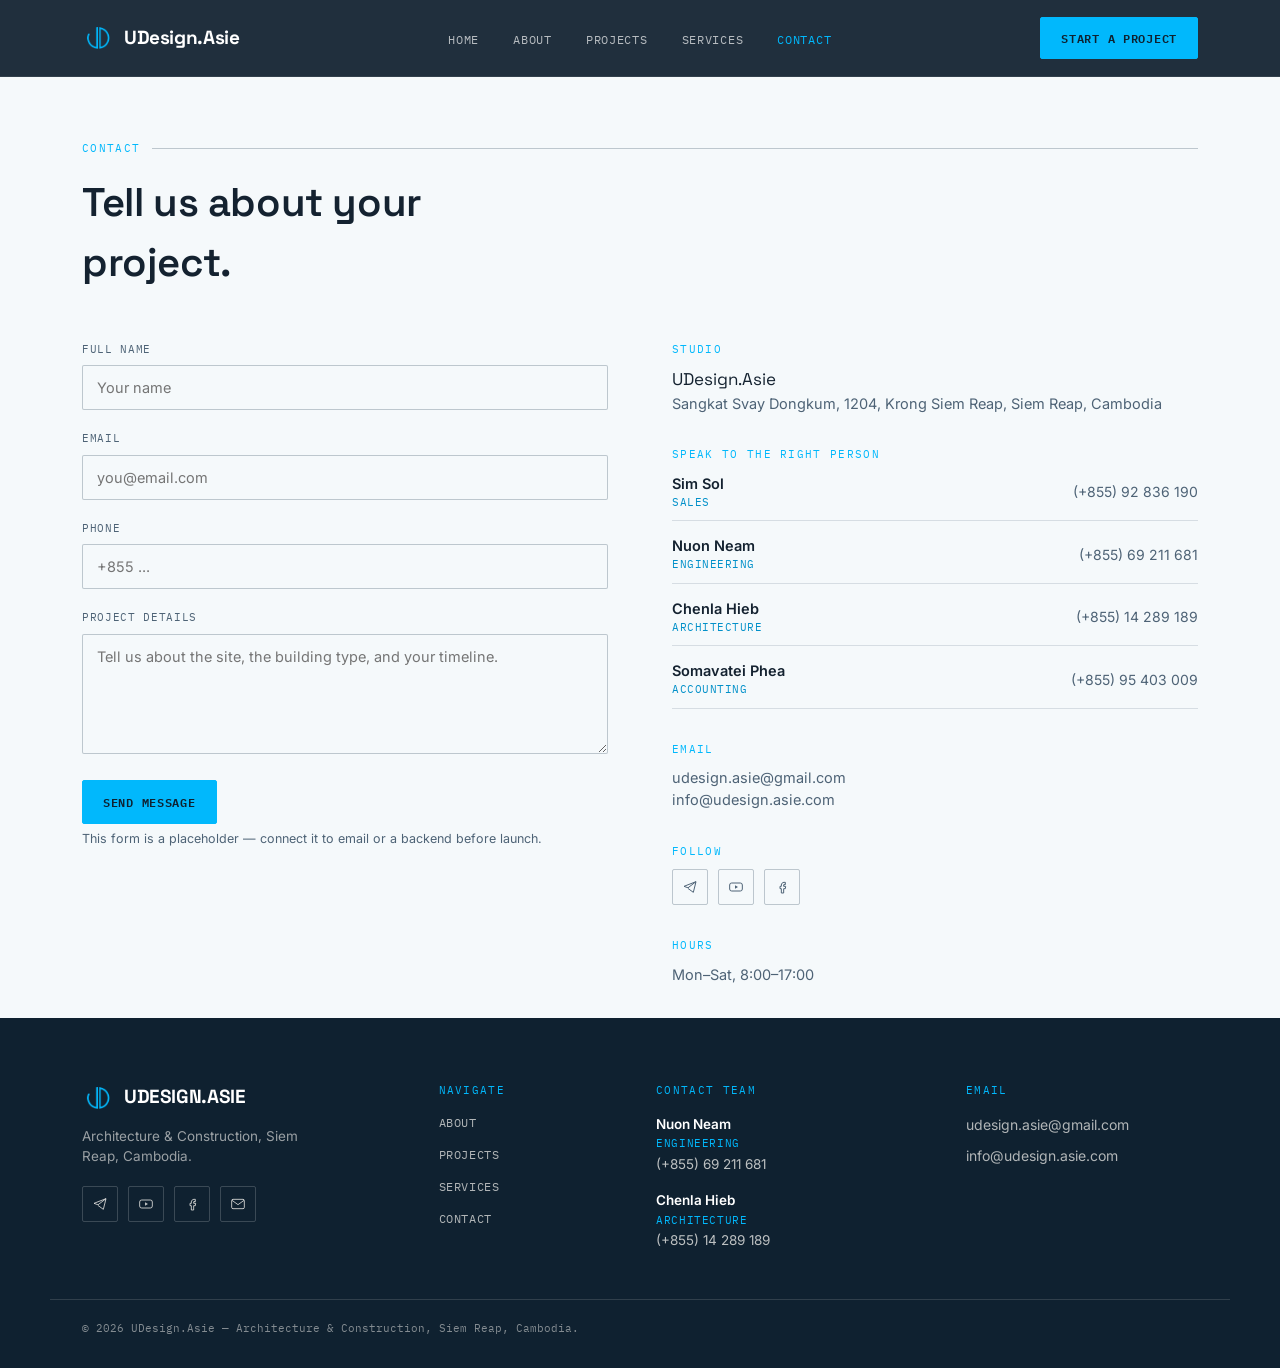
<file: contact.html>
<!DOCTYPE html>
<html lang="en">
<head>
<meta charset="UTF-8">
<meta name="viewport" content="width=device-width, initial-scale=1.0">
<link rel="icon" type="image/png" href="Images/logo.png">
<title>Contact — UDesign.Asie</title>
<link rel="preconnect" href="https://fonts.googleapis.com">
<link rel="preconnect" href="https://fonts.gstatic.com" crossorigin>
<link href="https://fonts.googleapis.com/css2?family=Space+Grotesk:wght@400;500;600;700&family=Inter:wght@400;500;600&family=IBM+Plex+Mono:wght@400;500&display=swap" rel="stylesheet">
<link rel="stylesheet" href="css/style.css">
</head>
<body>

<header>
  <div class="wrap nav-inner">
    <a class="logo" href="index.html"><img src="Images/logo.png" alt="UDesign.Asie logo">UDesign.Asie</a>
    <nav id="primary-nav">
      <ul>
        <li><a href="index.html">Home</a></li>
        <li><a href="about.html">About</a></li>
        <li><a href="projects.html">Projects</a></li>
        <li><a href="services.html">Services</a></li>
        <li><a href="contact.html" class="active">Contact</a></li>
      </ul>
    </nav>
    <a class="cta header-cta" href="contact.html">Start a Project</a>
    <button class="icon-btn" id="menuToggle" aria-label="Toggle menu" aria-expanded="false"><span></span></button>
  </div>
</header>

<main id="contact" class="page">
  <section class="block" style="padding-top:64px; border-bottom:none;">
    <div class="wrap">
      <div class="eyebrow"><span class="label">Contact</span></div>
      <h2 class="section-title">Tell us about your project.</h2>

      <div class="contact-grid">
        <form id="contactForm">
          <div class="field">
            <label for="name">Full name</label>
            <input id="name" type="text" placeholder="Your name" required>
          </div>
          <div class="field">
            <label for="email">Email</label>
            <input id="email" type="email" placeholder="you@email.com" required>
          </div>
          <div class="field">
            <label for="phone">Phone</label>
            <input id="phone" type="tel" placeholder="+855 ...">
          </div>
          <div class="field">
            <label for="message">Project details</label>
            <textarea id="message" placeholder="Tell us about the site, the building type, and your timeline."></textarea>
          </div>
          <button class="cta" id="sendBtn" type="submit">Send Message</button>
          <p class="form-note">This form is a placeholder — connect it to email or a backend before launch.</p>
        </form>

        <div>
          <div class="info-block">
            <span class="label">Studio</span>
            <div class="value">UDesign.Asie</div>
            <div class="value muted">Sangkat Svay Dongkum, 1204, Krong Siem Reap, Siem Reap, Cambodia</div>
          </div>
          <div class="info-block">
            <span class="label">Speak to the right person</span>
            <ul class="contact-team-list">
              <li><span class="ct-name">Sim Sol</span><span class="ct-role">Sales</span><a href="tel:+855928361900">(+855) 92 836 190</a></li>
              <li><span class="ct-name">Nuon Neam</span><span class="ct-role">Engineering</span><a href="tel:+855692116810">(+855) 69 211 681</a></li>
              <li><span class="ct-name">Chenla Hieb</span><span class="ct-role">Architecture</span><a href="tel:+855142891890">(+855) 14 289 189</a></li>
              <li><span class="ct-name">Somavatei Phea</span><span class="ct-role">Accounting</span><a href="tel:+855954030090">(+855) 95 403 009</a></li>
            </ul>
          </div>
          <div class="info-block">
            <span class="label">Email</span>
            <div class="value muted"><a href="mailto:udesign.asie@gmail.com">udesign.asie@gmail.com</a></div>
            <div class="value muted"><a href="mailto:info@udesign.asie.com">info@udesign.asie.com</a></div>
          </div>
          <div class="info-block">
            <span class="label">Follow</span>
            <div class="social-row">
              <a href="https://telegram.me/CHENLAheab" target="_blank" rel="noopener" aria-label="Telegram" class="social-icon dark">
                <svg viewBox="0 0 24 24" fill="none" stroke="currentColor" stroke-width="1.5"><path d="M21 4 3 11l6 2.2M21 4l-4 16-8-5.8M21 4 9 13.2"/></svg>
              </a>
              <a href="https://www.youtube.com/channel/UCW3fow8bRzKAXFt4u_-RCkQ" target="_blank" rel="noopener" aria-label="YouTube" class="social-icon dark">
                <svg viewBox="0 0 24 24" fill="none" stroke="currentColor" stroke-width="1.5"><rect x="2.5" y="6" width="19" height="12" rx="3"/><path d="M10.5 9.5 15 12l-4.5 2.5v-5Z" fill="currentColor" stroke="none"/></svg>
              </a>
              <a href="https://www.facebook.com/profile.php?id=61576787476251" target="_blank" rel="noopener" aria-label="Facebook" class="social-icon dark">
                <svg viewBox="0 0 24 24" fill="none" stroke="currentColor" stroke-width="1.5"><path d="M15 8.5h2V5h-2c-2.2 0-4 1.8-4 4v2H9v3.5h2V21h3.5v-6.5H17l.5-3.5h-3V9c0-.5.4-1 1-1Z"/></svg>
              </a>
            </div>
          </div>
          <div class="info-block">
            <span class="label">Hours</span>
            <div class="value muted">Mon–Sat, 8:00–17:00</div>
          </div>
        </div>
      </div>
    </div>
  </section>
</main>

<footer>
  <div class="wrap foot-grid">
    <div class="foot-col foot-brand">
      <a class="logo" href="index.html"><img src="Images/logo.png" alt="UDesign.Asie logo">UDesign.Asie</a>
      <p class="foot-tagline">Architecture &amp; Construction, Siem Reap, Cambodia.</p>
      <div class="social-row">
        <a href="https://telegram.me/CHENLAheab" target="_blank" rel="noopener" aria-label="Telegram" class="social-icon">
          <svg viewBox="0 0 24 24" fill="none" stroke="currentColor" stroke-width="1.5"><path d="M21 4 3 11l6 2.2M21 4l-4 16-8-5.8M21 4 9 13.2"/></svg>
        </a>
        <a href="https://www.youtube.com/channel/UCW3fow8bRzKAXFt4u_-RCkQ" target="_blank" rel="noopener" aria-label="YouTube" class="social-icon">
          <svg viewBox="0 0 24 24" fill="none" stroke="currentColor" stroke-width="1.5"><rect x="2.5" y="6" width="19" height="12" rx="3"/><path d="M10.5 9.5 15 12l-4.5 2.5v-5Z" fill="currentColor" stroke="none"/></svg>
        </a>
        <a href="https://www.facebook.com/profile.php?id=61576787476251" target="_blank" rel="noopener" aria-label="Facebook" class="social-icon">
          <svg viewBox="0 0 24 24" fill="none" stroke="currentColor" stroke-width="1.5"><path d="M15 8.5h2V5h-2c-2.2 0-4 1.8-4 4v2H9v3.5h2V21h3.5v-6.5H17l.5-3.5h-3V9c0-.5.4-1 1-1Z"/></svg>
        </a>
        <a href="mailto:udesign.asie@gmail.com" aria-label="Email" class="social-icon">
          <svg viewBox="0 0 24 24" fill="none" stroke="currentColor" stroke-width="1.5"><rect x="2.5" y="5" width="19" height="14" rx="2"/><path d="m3 6.5 9 6.5 9-6.5"/></svg>
        </a>
      </div>
    </div>

    <div class="foot-col">
      <span class="label">Navigate</span>
      <div class="foot-links">
        <a href="about.html">About</a>
        <a href="projects.html">Projects</a>
        <a href="services.html">Services</a>
        <a href="contact.html">Contact</a>
      </div>
    </div>

    <div class="foot-col">
      <span class="label">Contact Team</span>
      <ul class="foot-contact-list">

        <li><span class="name">Nuon Neam</span><span class="role">Engineering</span><a href="tel:+855692116810">(+855) 69 211 681</a></li>
        <li><span class="name">Chenla Hieb</span><span class="role">Architecture</span><a href="tel:+855142891890">(+855) 14 289 189</a></li>

      </ul>
    </div>

    <div class="foot-col">
      <span class="label">Email</span>
      <a class="foot-email" href="mailto:udesign.asie@gmail.com">udesign.asie@gmail.com</a>
      <a class="foot-email" href="mailto:info@udesign.asie.com">info@udesign.asie.com</a>
    </div>
  </div>
  <div class="wrap foot-bottom">
    © 2026 UDesign.Asie — Architecture &amp; Construction, Siem Reap, Cambodia.
  </div>
</footer>

<script src="js/script.js"></script>
</body>
</html>
</file>
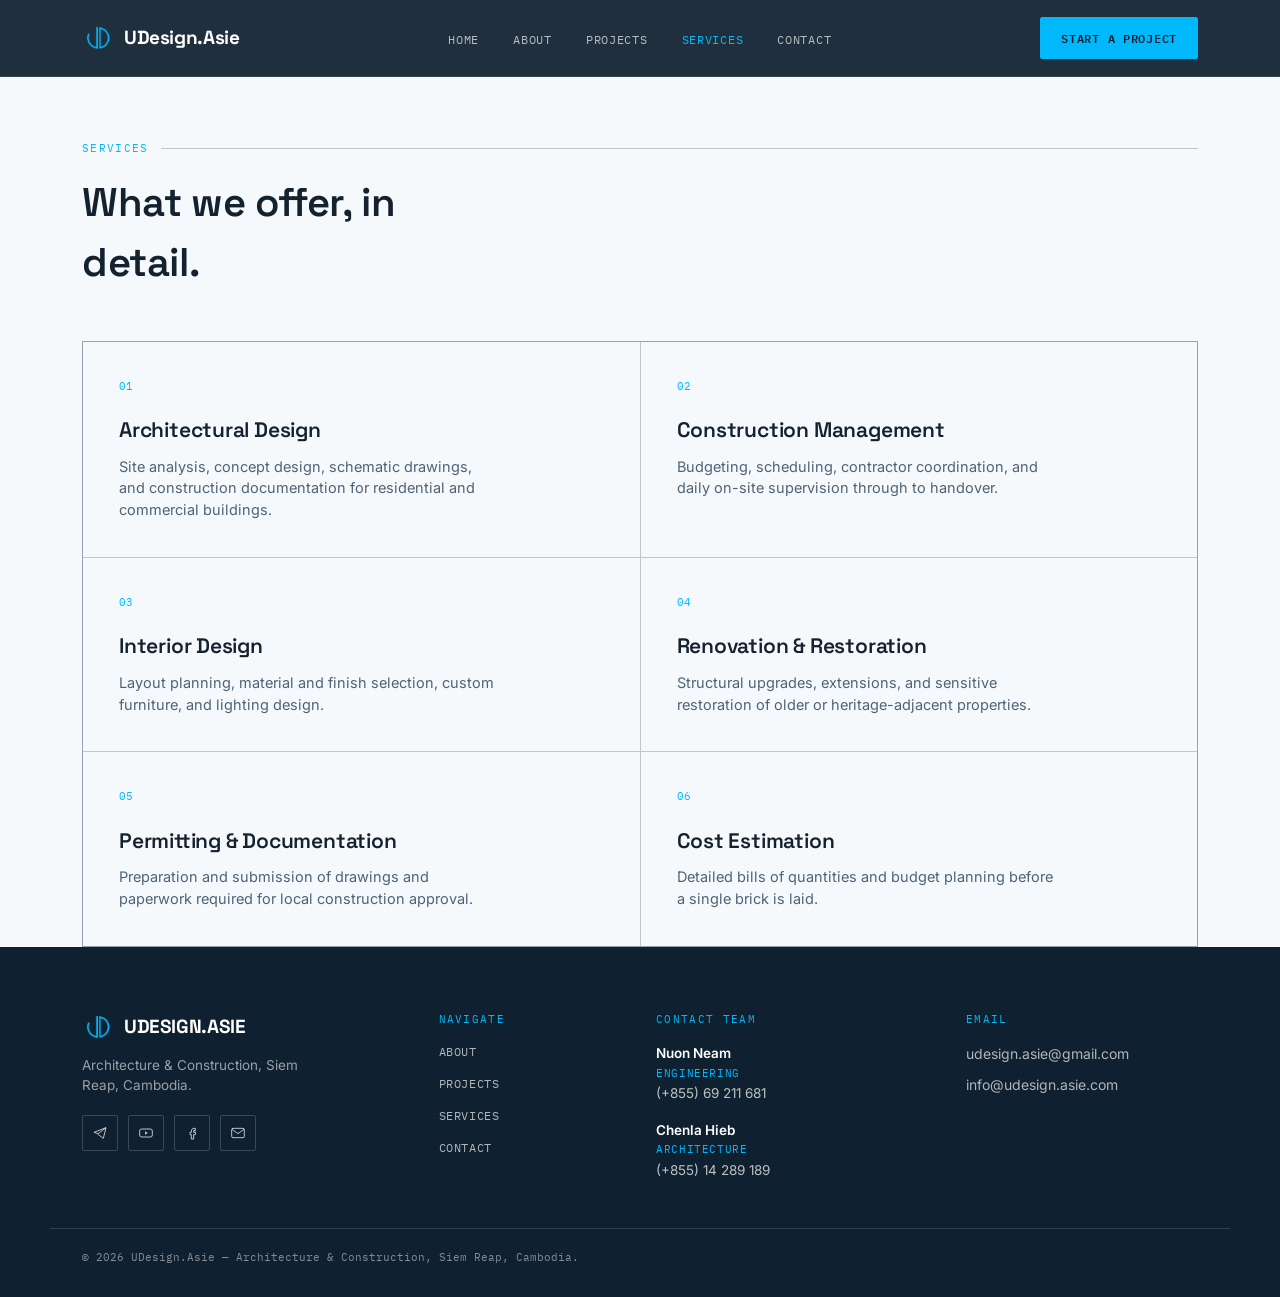
<file: services.html>
<!DOCTYPE html>
<html lang="en">
<head>
<meta charset="UTF-8">
<meta name="viewport" content="width=device-width, initial-scale=1.0">
<link rel="icon" type="image/png" href="Images/logo.png">
<title>Services — UDesign.Asie</title>
<link rel="preconnect" href="https://fonts.googleapis.com">
<link rel="preconnect" href="https://fonts.gstatic.com" crossorigin>
<link href="https://fonts.googleapis.com/css2?family=Space+Grotesk:wght@400;500;600;700&family=Inter:wght@400;500;600&family=IBM+Plex+Mono:wght@400;500&display=swap" rel="stylesheet">
<link rel="stylesheet" href="css/style.css">
</head>
<body>

<header>
  <div class="wrap nav-inner">
    <a class="logo" href="index.html"><img src="Images/logo.png" alt="UDesign.Asie logo">UDesign.Asie</a>
    <nav id="primary-nav">
      <ul>
        <li><a href="index.html">Home</a></li>
        <li><a href="about.html">About</a></li>
        <li><a href="projects.html">Projects</a></li>
        <li><a href="services.html" class="active">Services</a></li>
        <li><a href="contact.html">Contact</a></li>
      </ul>
    </nav>
    <a class="cta header-cta" href="contact.html">Start a Project</a>
    <button class="icon-btn" id="menuToggle" aria-label="Toggle menu" aria-expanded="false"><span></span></button>
  </div>
</header>

<main id="services" class="page">
  <section class="block" style="padding-top:64px;">
    <div class="wrap">
      <div class="eyebrow"><span class="label">Services</span></div>
      <h2 class="section-title">What we offer, in detail.</h2>

      <div class="service-grid" style="margin-top:48px;">
        <div class="service-card">
          <span class="idx">01</span>
          <h3>Architectural Design</h3>
          <p>Site analysis, concept design, schematic drawings, and construction documentation for residential and commercial buildings.</p>
        </div>
        <div class="service-card">
          <span class="idx">02</span>
          <h3>Construction Management</h3>
          <p>Budgeting, scheduling, contractor coordination, and daily on-site supervision through to handover.</p>
        </div>
        <div class="service-card">
          <span class="idx">03</span>
          <h3>Interior Design</h3>
          <p>Layout planning, material and finish selection, custom furniture, and lighting design.</p>
        </div>
        <div class="service-card">
          <span class="idx">04</span>
          <h3>Renovation &amp; Restoration</h3>
          <p>Structural upgrades, extensions, and sensitive restoration of older or heritage-adjacent properties.</p>
        </div>
        <div class="service-card">
          <span class="idx">05</span>
          <h3>Permitting &amp; Documentation</h3>
          <p>Preparation and submission of drawings and paperwork required for local construction approval.</p>
        </div>
        <div class="service-card">
          <span class="idx">06</span>
          <h3>Cost Estimation</h3>
          <p>Detailed bills of quantities and budget planning before a single brick is laid.</p>
        </div>
      </div>
    </div>
  </section>
</main>

<footer>
  <div class="wrap foot-grid">
    <div class="foot-col foot-brand">
      <a class="logo" href="index.html"><img src="Images/logo.png" alt="UDesign.Asie logo">UDesign.Asie</a>
      <p class="foot-tagline">Architecture &amp; Construction, Siem Reap, Cambodia.</p>
      <div class="social-row">
        <a href="https://telegram.me/CHENLAheab" target="_blank" rel="noopener" aria-label="Telegram" class="social-icon">
          <svg viewBox="0 0 24 24" fill="none" stroke="currentColor" stroke-width="1.5"><path d="M21 4 3 11l6 2.2M21 4l-4 16-8-5.8M21 4 9 13.2"/></svg>
        </a>
        <a href="https://www.youtube.com/channel/UCW3fow8bRzKAXFt4u_-RCkQ" target="_blank" rel="noopener" aria-label="YouTube" class="social-icon">
          <svg viewBox="0 0 24 24" fill="none" stroke="currentColor" stroke-width="1.5"><rect x="2.5" y="6" width="19" height="12" rx="3"/><path d="M10.5 9.5 15 12l-4.5 2.5v-5Z" fill="currentColor" stroke="none"/></svg>
        </a>
        <a href="https://www.facebook.com/profile.php?id=61576787476251" target="_blank" rel="noopener" aria-label="Facebook" class="social-icon">
          <svg viewBox="0 0 24 24" fill="none" stroke="currentColor" stroke-width="1.5"><path d="M15 8.5h2V5h-2c-2.2 0-4 1.8-4 4v2H9v3.5h2V21h3.5v-6.5H17l.5-3.5h-3V9c0-.5.4-1 1-1Z"/></svg>
        </a>
        <a href="mailto:udesign.asie@gmail.com" aria-label="Email" class="social-icon">
          <svg viewBox="0 0 24 24" fill="none" stroke="currentColor" stroke-width="1.5"><rect x="2.5" y="5" width="19" height="14" rx="2"/><path d="m3 6.5 9 6.5 9-6.5"/></svg>
        </a>
      </div>
    </div>

    <div class="foot-col">
      <span class="label">Navigate</span>
      <div class="foot-links">
        <a href="about.html">About</a>
        <a href="projects.html">Projects</a>
        <a href="services.html">Services</a>
        <a href="contact.html">Contact</a>
      </div>
    </div>

    <div class="foot-col">
      <span class="label">Contact Team</span>
      <ul class="foot-contact-list">

        <li><span class="name">Nuon Neam</span><span class="role">Engineering</span><a href="tel:+855692116810">(+855) 69 211 681</a></li>
        <li><span class="name">Chenla Hieb</span><span class="role">Architecture</span><a href="tel:+855142891890">(+855) 14 289 189</a></li>

      </ul>
    </div>

    <div class="foot-col">
      <span class="label">Email</span>
      <a class="foot-email" href="mailto:udesign.asie@gmail.com">udesign.asie@gmail.com</a>
      <a class="foot-email" href="mailto:info@udesign.asie.com">info@udesign.asie.com</a>
    </div>
  </div>
  <div class="wrap foot-bottom">
    © 2026 UDesign.Asie — Architecture &amp; Construction, Siem Reap, Cambodia.
  </div>
</footer>

<script src="js/script.js"></script>
</body>
</html>
</file>
<file: css/style.css>
@import url('https://fonts.googleapis.com/css2?family=Noto+Sans+Khmer:wght@400;500;600;700&display=swap');

:root{
    --paper: #F5F9FB;
    --paper-2: #E7F3FA;
    --ink: #142230;
    --navy: #1B374D;
    --navy-deep: #0F2130;
    --ink-soft: #4E6376;
    --sky: #01B8FC;
    --sky-deep: #0290C9;
    --sky-tint: #E7F3FA;
    --slate: #7C93A3;
    --line: rgba(27,55,77,0.14);
    --line-strong: rgba(27,55,77,0.26);
    --radius: 2px;
    --display: 'Space Grotesk', 'Noto Sans Khmer', sans-serif;
    --body: 'Inter', 'Noto Sans Khmer', sans-serif;
    --mono: 'IBM Plex Mono', monospace;
}

  *{box-sizing:border-box; margin:0; padding:0;}
  html{scroll-behavior:smooth;}
  body{
    background:var(--paper);
    color:var(--ink);
    font-family:var(--body);
    line-height:1.5;
    -webkit-font-smoothing:antialiased;
    overflow-x:hidden;
  }
  @media (prefers-reduced-motion: reduce){
    *{animation-duration:0.01ms !important; animation-iteration-count:1 !important; transition-duration:0.01ms !important; scroll-behavior:auto !important;}
  }

  a{color:inherit; text-decoration:none;}
  ul{list-style:none;}
  img{max-width:100%; display:block;}

  .label{
    font-family:var(--mono);
    font-size:11px;
    letter-spacing:0.12em;
    text-transform:uppercase;
    color:var(--sky);
  }

  h1,h2,h3,h4{
    font-family:var(--display);
    font-weight:600;
    letter-spacing:-0.01em;
    color:var(--ink);
  }

  /* ---------- Layout scaffolding ---------- */
  .wrap{
    max-width:1180px;
    margin:0 auto;
    padding:0 32px;
  }
  @media (max-width: 640px){ .wrap{ padding:0 20px; } }

  /* Blueprint grid background used behind hero + section dividers */
  .grid-bg{
    position:absolute;
    inset:0;
    background-image:
      linear-gradient(var(--line) 1px, transparent 1px),
      linear-gradient(90deg, var(--line) 1px, transparent 1px);
    background-size:64px 64px;
    pointer-events:none;
  }

  /* ---------- Header / Nav ---------- */
  header{
    position:fixed;
    top:0; left:0; right:0;
    z-index:100;
    background:rgba(19,35,49,0.94);
    backdrop-filter:blur(8px);
    border-bottom:1px solid rgba(255,255,255,0.08);
  }
  .nav-inner{
    display:flex;
    align-items:center;
    justify-content:space-between;
    height:76px;
  }
  .logo{
    font-family:var(--display);
    font-weight:700;
    font-size:19px;
    letter-spacing:-0.02em;
    display:flex;
    align-items:center;
    gap:10px;
    color:#fff;
  }
  .logo img{ height:32px; width:auto; display:block; }
  .logo span{
    color:var(--sky);
  }
  nav ul{
    display:flex;
    gap:2px;
  }
  nav a{
    font-family:var(--mono);
    font-size:12px;
    letter-spacing:0.06em;
    text-transform:uppercase;
    color:rgba(255,255,255,0.68);
    padding:10px 16px;
    border-radius:var(--radius);
    transition:color .2s ease, background .2s ease;
    cursor:pointer;
  }
  nav a:hover{ color:#fff; background:rgba(255,255,255,0.06); }
  nav a.active{ color:var(--sky); }
  nav a:focus-visible, .cta:focus-visible, .icon-btn:focus-visible{
    outline:2px solid var(--sky);
    outline-offset:2px;
  }

  .cta{
    font-family:var(--mono);
    font-size:12px;
    letter-spacing:0.06em;
    text-transform:uppercase;
    background:var(--sky);
    color:var(--navy-deep);
    font-weight:600;
    padding:11px 20px;
    border:1px solid var(--sky);
    border-radius:var(--radius);
    display:inline-block;
    transition:background .2s ease, color .2s ease, transform .15s ease;
    cursor:pointer;
  }
  .cta:hover{ background:#fff; border-color:#fff; transform:translateY(-1px); }
  .cta.ghost{
    background:transparent;
    color:var(--ink);
    border-color:var(--line-strong);
    font-weight:500;
  }
  .cta.ghost:hover{ background:var(--ink); color:#fff; border-color:var(--ink); }
  header .cta.ghost{ color:#fff; border-color:rgba(255,255,255,0.3); }
  header .cta.ghost:hover{ background:#fff; color:var(--navy-deep); }

  .icon-btn{
    display:none;
    width:40px; height:40px;
    align-items:center; justify-content:center;
    background:none; border:1px solid rgba(255,255,255,0.25);
    border-radius:var(--radius);
    cursor:pointer;
  }
  .icon-btn span, .icon-btn span::before, .icon-btn span::after{
    display:block; width:18px; height:2px; background:#fff; position:relative; transition:all .2s ease;
  }
  .icon-btn span::before, .icon-btn span::after{ content:''; position:absolute; }
  .icon-btn span::before{ top:-6px; }
  .icon-btn span::after{ top:6px; }

  @media (max-width: 860px){
    nav#primary-nav{
      position:fixed; top:76px; left:0; right:0;
      background:var(--navy-deep);
      border-bottom:1px solid rgba(255,255,255,0.08);
      flex-direction:column;
      max-height:0;
      overflow:hidden;
      transition:max-height .25s ease;
    }
    nav#primary-nav ul{ flex-direction:column; padding:8px 20px 20px; }
    nav#primary-nav.open{ max-height:400px; }
    .icon-btn{ display:flex; }
    .header-cta{ display:none; }
  }

  /* ---------- Page ---------- */
  .page{
    padding-top:76px;
    animation:fadeIn .45s ease;
  }
  @keyframes fadeIn{
    from{ opacity:0; transform:translateY(6px); }
    to{ opacity:1; transform:translateY(0); }
  }

  /* ---------- Hero (cyanotype blueprint) ---------- */
  .hero{
    position:relative;
    padding:150px 0 90px;
    overflow:hidden;
    background:
      radial-gradient(ellipse 900px 500px at 78% 12%, rgba(1,184,252,0.22), transparent 60%),
      linear-gradient(180deg, var(--navy) 0%, var(--navy-deep) 100%);
    border-bottom:1px solid rgba(255,255,255,0.08);
  }
  .hero .grid-bg{
    background-image:
      linear-gradient(rgba(1,184,252,0.14) 1px, transparent 1px),
      linear-gradient(90deg, rgba(1,184,252,0.14) 1px, transparent 1px);
  }
  
.hero-bg{
    position:absolute;
    inset:0;
    width:100%;
    height:100%;
    background-size:cover;
    background-position:center;
    z-index:1;
}

.hero-bg-overlay{
    position:absolute;
    inset:0;
    z-index:1;
    background:
      linear-gradient(90deg, rgba(15,33,48,0.62) 0%, rgba(15,33,48,0.48) 45%, rgba(15,33,48,0.32) 100%),
      linear-gradient(0deg, rgba(15,33,48,0.3) 0%, rgba(15,33,48,0) 30%);
}
.hero-photo .hero-inner{
    grid-template-columns:1fr;
    min-height:360px;
}
.hero-photo .hero-inner > div{ max-width:640px; }
.hero-inner{
    position:relative;
    z-index:2;
    display:grid;
    grid-template-columns:1.15fr 0.85fr;
    gap:48px;
    align-items:end;
}
@media (max-width:900px){ .hero-inner{ grid-template-columns:1fr; } }

.hero .label{ color:var(--sky); }

.coord{
    position:absolute;
    font-family:var(--mono);
    font-size:11px;
    color:var(--slate);
}

.hero h1{
    font-size:clamp(40px, 6vw, 68px);
    line-height:1.03;
    margin:18px 0 22px;
    color:#fff;
    text-shadow:0 2px 20px rgba(0,0,0,0.3);
}
.hero h1 em{
    font-style:normal;
    color:var(--sky);
}
.hero p.lead{
    font-size:17px;
    color:rgba(255,255,255,0.85);
    max-width:46ch;
    margin-bottom:32px;
    text-shadow:0 1px 12px rgba(0,0,0,0.3);
}
.hero-actions{ display:flex; gap:14px; flex-wrap:wrap; }
.hero .cta.ghost{ color:#fff; border-color:rgba(255,255,255,0.5); }
.hero .cta.ghost:hover{ background:#fff; color:var(--navy-deep); }

}

}

  }
  .hero-photo .hero-inner{
    grid-template-columns:1fr;
    min-height:360px;
  }
  .hero-photo .hero-inner > div{ max-width:640px; }
  .hero-inner{
    position:relative;
    z-index:2;
    display:grid;
    grid-template-columns:1.15fr 0.85fr;
    gap:48px;
    align-items:end;
  }
  @media (max-width:900px){ .hero-inner{ grid-template-columns:1fr; } }

  .hero .label{ color:var(--sky); }

  .coord{
    position:absolute;
    font-family:var(--mono);
    font-size:11px;
    color:var(--slate);
  }

.hero h1{
    font-size:clamp(40px, 6vw, 68px);
    line-height:1.03;
    margin:18px 0 22px;
    color:#fff;
    text-shadow:0 2px 24px rgba(0,0,0,0.35);
  }

  .hero h1 em{
    font-style:normal;
    color:var(--sky);
  }
  .hero p.lead{
    font-size:17px;
    color:rgba(255,255,255,0.68);
    max-width:46ch;
    margin-bottom:32px;
  }
  .hero-actions{ display:flex; gap:14px; flex-wrap:wrap; }
  .hero .cta.ghost{ color:#fff; border-color:rgba(255,255,255,0.32); }
  .hero .cta.ghost:hover{ background:#fff; color:var(--navy-deep); }

  .plan-drawing{
    width:100%;
    height:auto;
    border:1px solid rgba(1,184,252,0.35);
    background:rgba(1,184,252,0.05);
  }
  .plan-drawing path, .plan-drawing rect{
    stroke:var(--sky);
    fill:none;
    stroke-width:1.2;
  }
  .plan-drawing .fill-sand{ fill:rgba(1,184,252,0.14); stroke:none; }
  .plan-drawing .fill-laterite{ fill:var(--sky); stroke:none; opacity:0.9; }
  .plan-drawing text{
    font-family:var(--mono);
    font-size:7px;
    fill:rgba(255,255,255,0.55);
  }
  .draw-line{
    stroke-dasharray:900;
    stroke-dashoffset:900;
    animation:draw 2.2s ease forwards .2s;
  }
  @keyframes draw{ to{ stroke-dashoffset:0; } }

.stat-row{
    display:flex;
    gap:0;
    margin-top:56px;
    border-top:1px solid rgba(255,255,255,0.18);
}
.stat{
    flex:1;
    padding:22px 24px 0;
    border-right:1px solid rgba(255,255,255,0.18);
}
.stat:last-child{ border-right:none; }
.stat .num{
    font-family:var(--display);
    font-size:30px;
    font-weight:600;
    color:#fff;
}
.stat .cap{
    font-family:var(--mono);
    font-size:11px;
    color:rgba(255,255,255,0.7);
    text-transform:uppercase;
    letter-spacing:.06em;
    margin-top:4px;
}
@media (max-width:700px){
    .stat-row{ flex-wrap:wrap; }
    .stat{ flex:1 1 50%; border-right:none; border-bottom:1px solid rgba(255,255,255,0.18); padding-bottom:16px; margin-bottom:6px;}
}  

  }

  /* ---------- Generic section ---------- */
  section.block{
    padding:88px 0;
    border-bottom:1px solid var(--line);
    position:relative;
  }
  .eyebrow{
    display:flex; align-items:center; gap:12px;
    margin-bottom:16px;
  }
  .eyebrow::after{
    content:'';
    flex:1;
    height:1px;
    background:var(--line-strong);
  }
  .section-title{
    font-size:clamp(28px, 4vw, 40px);
    max-width:16ch;
    margin-bottom:18px;
  }
  .section-lead{
    color:var(--ink-soft);
    max-width:60ch;
    font-size:16px;
  }

  /* ---------- Services ---------- */
  .eyebrow.center{ justify-content:center; }
  .eyebrow.center::after{ display:none; }
  .section-title.center{ max-width:none; text-align:center; margin-left:auto; margin-right:auto; }
  .approach-block .section-title{ margin-bottom:48px; }

  .approach-grid{
    display:grid;
    grid-template-columns:repeat(3, 1fr);
    gap:28px;
  }
  @media (max-width:760px){ .approach-grid{ grid-template-columns:1fr; } }
  .approach-card{
    background:var(--paper);
    border:1px solid var(--line-strong);
    border-radius:var(--radius);
    padding:32px 28px;
    text-align:center;
    transition:transform .2s ease, box-shadow .2s ease;
  }
  .approach-card:hover{ transform:translateY(-4px); box-shadow:0 16px 28px -18px rgba(19,35,49,0.3); }
  .approach-icon{
    width:64px; height:64px;
    margin:0 auto 18px;
    border-radius:50%;
    background:var(--sky-tint);
    display:flex; align-items:center; justify-content:center;
  }
  .approach-icon svg{ width:26px; height:26px; }
  .approach-card h3{ font-size:19px; margin-bottom:8px; }
  .approach-card p{ font-size:14px; color:var(--ink-soft); }

  .service-grid{
    display:grid;
    grid-template-columns:repeat(2, 1fr);
    gap:1px;
    background:var(--line-strong);
    border:1px solid var(--line-strong);
    margin-top:48px;
  }
  @media (max-width:700px){ .service-grid{ grid-template-columns:1fr; } }
  .service-card{
    background:var(--paper);
    padding:36px;
    transition:background .2s ease;
  }
  .service-card:hover{ background:var(--paper-2); }
  .service-card .idx{
    font-family:var(--mono);
    font-size:11px;
    color:var(--sky);
    display:block;
    margin-bottom:20px;
  }
  .service-card h3{
    font-size:21px;
    margin-bottom:10px;
  }
  .service-card p{
    color:var(--ink-soft);
    font-size:14.5px;
    max-width:42ch;
  }

  /* ---------- Projects grid ---------- */
  .project-grid{
    display:grid;
    grid-template-columns:repeat(3, 1fr);
    gap:28px;
    margin-top:48px;
  }
  @media (max-width:900px){ .project-grid{ grid-template-columns:repeat(2,1fr); } }
  @media (max-width:600px){ .project-grid{ grid-template-columns:1fr; } }

  .project-card{
    border:1px solid var(--line-strong);
    background:var(--paper);
    cursor:pointer;
    transition:transform .2s ease, box-shadow .2s ease;
  }
  .project-card:hover{
    transform:translateY(-4px);
    box-shadow:0 12px 24px -12px rgba(32,30,27,0.25);
  }
  .project-thumb{
    aspect-ratio:4/3;
    background:
      linear-gradient(var(--line) 1px, transparent 1px),
      linear-gradient(90deg, var(--line) 1px, transparent 1px);
    background-size:16px 16px;
    background-color:var(--paper-2);
    position:relative;
    display:flex;
    align-items:center;
    justify-content:center;
    border-bottom:1px solid var(--line-strong);
  }
  .project-thumb svg{ width:52%; opacity:0.75; }
  .project-thumb img{ width:100%; height:100%; object-fit:cover; }
  .project-info{ padding:18px 20px 22px; }
  .project-info .cap{
    font-family:var(--mono);
    font-size:10.5px;
    color:var(--sky);
    text-transform:uppercase;
    letter-spacing:.06em;
    margin-bottom:6px;
  }
  .project-info h4{ font-size:17px; margin-bottom:4px; }
  .project-info .meta{ font-size:13px; color:var(--ink-soft); }

  .filter-row{
    display:flex; gap:8px; flex-wrap:wrap; margin-top:36px;
  }
  .filter-btn{
    font-family:var(--mono);
    font-size:11.5px;
    text-transform:uppercase;
    letter-spacing:.05em;
    padding:8px 14px;
    border:1px solid var(--line-strong);
    border-radius:var(--radius);
    cursor:pointer;
    background:transparent;
    color:var(--ink-soft);
    transition:all .15s ease;
  }
  .filter-btn.active, .filter-btn:hover{
    background:var(--ink);
    color:var(--paper);
    border-color:var(--ink);
  }

  /* ---------- About ---------- */
  .about-grid{
    display:grid;
    grid-template-columns:1fr 1fr;
    gap:64px;
    margin-top:48px;
    align-items:start;
  }
  @media (max-width:860px){ .about-grid{ grid-template-columns:1fr; gap:36px;} }
  .value-list li{
    padding:20px 0;
    border-top:1px solid var(--line);
    display:grid;
    grid-template-columns:60px 1fr;
    gap:16px;
  }
  .value-list li:last-child{ border-bottom:1px solid var(--line); }
  .value-list .vnum{ font-family:var(--mono); color:var(--sky); font-size:13px; padding-top:2px;}
  .value-list h4{ font-size:16px; margin-bottom:4px; }
  .value-list p{ color:var(--ink-soft); font-size:14px; }



.team-grid{
    display:grid;
    grid-template-columns:repeat(5,1fr);
    gap:20px;
    margin-top:40px;
}
@media (max-width:900px){ .team-grid{ grid-template-columns:repeat(3,1fr); } }
@media (max-width:700px){ .team-grid{ grid-template-columns:repeat(2,1fr); } }
.team-card .avatar{
    aspect-ratio:1;
    background:var(--paper-2);
    border:1px solid var(--line-strong);
    display:flex; align-items:center; justify-content:center;
    margin-bottom:12px;
    overflow:hidden;
}
.team-card .avatar svg{ width:38%; opacity:0.5; }
.team-card .avatar img{ width:100%; height:100%; object-fit:cover; }
.team-card h4{ font-size:15px; }
.team-card .role{ font-family:var(--mono); font-size:11px; color:var(--ink-soft); text-transform:uppercase; }
.team-photo-note{
    margin-top:20px;
    font-size:12.5px;
    color:var(--ink-soft);
    font-style:italic;
}

  /* ---------- Contact ---------- */
  .contact-grid{
    display:grid;
    grid-template-columns:1fr 1fr;
    gap:64px;
    margin-top:48px;
  }
  @media (max-width:860px){ .contact-grid{ grid-template-columns:1fr; gap:40px; } }

  .field{ margin-bottom:20px; }
  .field label{
    display:block;
    font-family:var(--mono);
    font-size:11px;
    text-transform:uppercase;
    letter-spacing:.06em;
    color:var(--ink-soft);
    margin-bottom:8px;
  }
  .field input, .field textarea{
    width:100%;
    background:var(--paper);
    border:1px solid var(--line-strong);
    border-radius:var(--radius);
    padding:13px 14px;
    font-family:var(--body);
    font-size:14.5px;
    color:var(--ink);
  }
  .field input:focus, .field textarea:focus{
    outline:none;
    border-color:var(--sky);
  }
  .field textarea{ resize:vertical; min-height:120px; }

  .info-block{ margin-bottom:32px; }
  .info-block .label{ display:block; margin-bottom:10px; }
  .info-block .value{ font-size:17px; font-family:var(--display); }
  .info-block .value.muted{ color:var(--ink-soft); font-family:var(--body); font-size:14.5px; }
  .info-block .value.muted a{ color:var(--ink-soft); }
  .info-block .value.muted a:hover{ color:var(--sky-deep); }

  .contact-team-list{ display:flex; flex-direction:column; gap:14px; }
  .contact-team-list li{
    display:grid;
    grid-template-columns:1fr auto;
    align-items:baseline;
    padding-bottom:10px;
    border-bottom:1px solid var(--line);
  }
  .contact-team-list .ct-name{ font-family:var(--body); font-weight:600; font-size:14.5px; grid-column:1; }
  .contact-team-list .ct-role{ font-family:var(--mono); font-size:10.5px; color:var(--sky-deep); text-transform:uppercase; letter-spacing:.05em; grid-column:1; grid-row:2; }
  .contact-team-list a{ font-family:var(--body); font-size:14px; color:var(--ink-soft); grid-column:2; grid-row:1 / span 2; align-self:center; }
  .contact-team-list a:hover{ color:var(--sky-deep); }

  .social-icon.dark{ color:var(--ink-soft); border-color:var(--line-strong); }
  .social-icon.dark:hover{ background:var(--sky); border-color:var(--sky); color:#fff; }

  .form-note{
    font-size:12.5px;
    color:var(--ink-soft);
    margin-top:6px;
  }

  /* ---------- Footer ---------- */
  footer{
    padding:64px 0 32px;
    background:var(--navy-deep);
    color:var(--paper);
  }
  .foot-grid{
    display:grid;
    grid-template-columns:1.4fr 0.8fr 1.2fr 1fr;
    gap:32px;
  }
  @media (max-width:900px){ .foot-grid{ grid-template-columns:1fr 1fr; } }
  @media (max-width:560px){ .foot-grid{ grid-template-columns:1fr; } }

  footer .foot-col .label{ color:var(--sky); display:block; margin-bottom:16px; }
  footer .logo{ color:#fff; margin-bottom:12px; }
  footer .foot-tagline{ font-size:13.5px; color:rgba(247,245,241,0.6); max-width:28ch; margin-bottom:20px; }

  .social-row{ display:flex; gap:10px; }
  .social-icon{
    width:36px; height:36px;
    display:flex; align-items:center; justify-content:center;
    border:1px solid rgba(255,255,255,0.18);
    border-radius:var(--radius);
    color:rgba(247,245,241,0.75);
    transition:all .2s ease;
  }
  .social-icon svg{ width:16px; height:16px; }
  .social-icon:hover{ background:var(--sky); border-color:var(--sky); color:var(--navy-deep); }

  footer .foot-links{ display:flex; flex-direction:column; gap:14px; }
  footer a{ font-family:var(--mono); font-size:12px; color:rgba(247,245,241,0.7); text-transform:uppercase; letter-spacing:.05em; }
  footer a:hover{ color:var(--paper); }

  .foot-contact-list{ display:flex; flex-direction:column; gap:16px; }
  .foot-contact-list li{ display:flex; flex-direction:column; gap:2px; }
  .foot-contact-list .name{ font-family:var(--body); font-size:13.5px; font-weight:600; color:#fff; text-transform:none; letter-spacing:0; }
  .foot-contact-list .role{ font-family:var(--mono); font-size:10.5px; color:var(--sky); text-transform:uppercase; letter-spacing:.06em; }
  .foot-contact-list a{ font-family:var(--body); font-size:13.5px; color:rgba(247,245,241,0.75); text-transform:none; letter-spacing:0; }
  .foot-contact-list a:hover{ color:var(--sky); }

  .foot-email{ display:block; font-family:var(--body) !important; font-size:14px !important; text-transform:none !important; letter-spacing:0 !important; margin-bottom:10px; word-break:break-all; }

  .foot-bottom{
    margin-top:48px;
    padding-top:20px;
    border-top:1px solid rgba(247,245,241,0.14);
    font-family:var(--mono);
    font-size:11px;
    color:rgba(247,245,241,0.5);
  }

  .placeholder-note{
    display:inline-block;
    font-family:var(--mono);
    font-size:10.5px;
    color:var(--sky-deep);
    background:var(--sky-tint);
    padding:3px 8px;
    border-radius:var(--radius);
    margin-left:8px;
    vertical-align:middle;
  }

  /* ---------- Google Translate ---------- */

.lang-switcher{
    position: relative;
    display: inline-block;
}
.lang-trigger{
    display:flex;
    align-items:center;
    justify-content:center;
    width:38px;
    height:38px;
    border-radius:50%;
    background: rgba(255,255,255,0.08);
    border: 1px solid rgba(255,255,255,0.15);
    color:#fff;
    cursor:pointer;
    transition: background 0.2s;
}
.lang-trigger{
    position: relative;
}
.current-flag{
    width: 22px;
    height: 22px;
    border-radius: 50%;
    object-fit: cover;
}


.lang-trigger:hover{
    background: rgba(255,255,255,0.16);
}
.lang-dropdown{
    display:none;
    position:absolute;
    top:48px;
    right:0;
    background:#15181d;
    border:1px solid rgba(255,255,255,0.1);
    border-radius:10px;
    min-width:170px;
    padding:6px;
    box-shadow:0 12px 28px rgba(0,0,0,0.4);
    z-index:100;
}
.lang-dropdown.open{ display:block; }
.lang-option{
    display:flex;
    align-items:center;
    gap:10px;
    width:100%;
    padding:9px 10px;
    background:none;
    border:none;
    color:#e5e7eb;
    font-size:14px;
    text-align:left;
    border-radius:6px;
    cursor:pointer;
}
.lang-option:hover{
    background: rgba(255,255,255,0.06);
}

.lang-option .flag{
    width:20px;
    height:15px;
    object-fit:cover;
    border-radius:2px;
}

.skiptranslate {
  display: none !important;
  height: 0 !important;
  visibility: hidden !important;
}
body {
  top: 0px !important;
  position: static !important;
}

/* ---- Project Lightbox ---- */
.lightbox-overlay {
  display: none;
  position: fixed;
  inset: 0;
  background: rgba(18, 36, 47, 0.88);
  z-index: 1000;
  align-items: center;
  justify-content: center;
  padding: 30px;
}
.lightbox-overlay.active { display: flex; }

.lightbox-box {
  background: #12242F;
  max-width: 980px;
  width: 100%;
  max-height: 90vh;
  overflow-y: auto;
  display: grid;
  grid-template-columns: 1.3fr 1fr;
  position: relative;
  box-shadow: 0 30px 60px rgba(0,0,0,0.4);
}
.lightbox-img-wrap {
  background: #000;
  display: flex;
  align-items: center;
  overflow: hidden;
  position: relative;
}
.lightbox-img-wrap img {
  width: 100%;
  height: 100%;
  object-fit: cover;
  display: block;
}
.room-label {
  position: absolute;
  bottom: 16px;
  left: 16px;
  background: rgba(18, 36, 47, 0.75);
  color: #fff;
  font-size: 12px;
  font-weight: 700;
  letter-spacing: 0.06em;
  text-transform: uppercase;
  padding: 7px 14px;
  border-left: 3px solid #01B8FC;
}
.lightbox-details {
  padding: 40px 36px;
  color: #fff;
}
.lightbox-tag {
  font-size: 12px;
  letter-spacing: 0.08em;
  text-transform: uppercase;
  color: #01B8FC;
  font-weight: 700;
}
.lightbox-title {
  font-size: 28px;
  font-weight: 800;
  margin: 10px 0 4px;
}
.lightbox-loc {
  font-size: 14px;
  color: #9FB1BC;
  margin-bottom: 22px;
}
.thumb-row {
  display: flex;
  gap: 8px;
  overflow-x: auto;
  padding-bottom: 4px;
  margin-bottom: 22px;
}
.thumb {
  flex: 0 0 auto;
  width: 66px;
  height: 50px;
  border-radius: 3px;
  overflow: hidden;
  cursor: pointer;
  border: 2px solid transparent;
  opacity: 0.6;
  transition: opacity 0.15s ease, border-color 0.15s ease;
}
.thumb img { width: 100%; height: 100%; object-fit: cover; display: block; }
.thumb:hover { opacity: 0.9; }
.thumb.active { opacity: 1; border-color: #01B8FC; }
.lightbox-desc {
  font-size: 15px;
  line-height: 1.7;
  color: #D6E0E5;
  margin-bottom: 24px;
}
.lightbox-specs {
  display: grid;
  grid-template-columns: 1fr 1fr;
  gap: 14px 20px;
  border-top: 1px solid rgba(255,255,255,0.12);
  padding-top: 20px;
}
.spec-label {
  font-size: 11px;
  text-transform: uppercase;
  letter-spacing: 0.06em;
  color: #7E93A0;
  margin-bottom: 3px;
}
.spec-value {
  font-size: 14px;
  font-weight: 600;
  color: #fff;
}
.lightbox-close {
  position: absolute;
  top: 18px;
  right: 18px;
  width: 36px;
  height: 36px;
  border-radius: 50%;
  background: rgba(255,255,255,0.1);
  border: none;
  color: #fff;
  font-size: 18px;
  cursor: pointer;
  z-index: 2;
}
.lightbox-close:hover { background: #01B8FC; }
.lightbox-nav {
  position: absolute;
  top: 50%;
  transform: translateY(-50%);
  width: 40px;
  height: 40px;
  border-radius: 50%;
  background: rgba(255,255,255,0.12);
  border: none;
  color: #fff;
  font-size: 18px;
  cursor: pointer;
  z-index: 2;
}
.lightbox-nav:hover { background: #01B8FC; }
.lightbox-prev { left: 18px; }
.lightbox-next { right: 18px; }

@media (max-width: 760px) {
  .lightbox-box { grid-template-columns: 1fr; }
  .lightbox-img-wrap img { height: 240px; }
}
</file>
